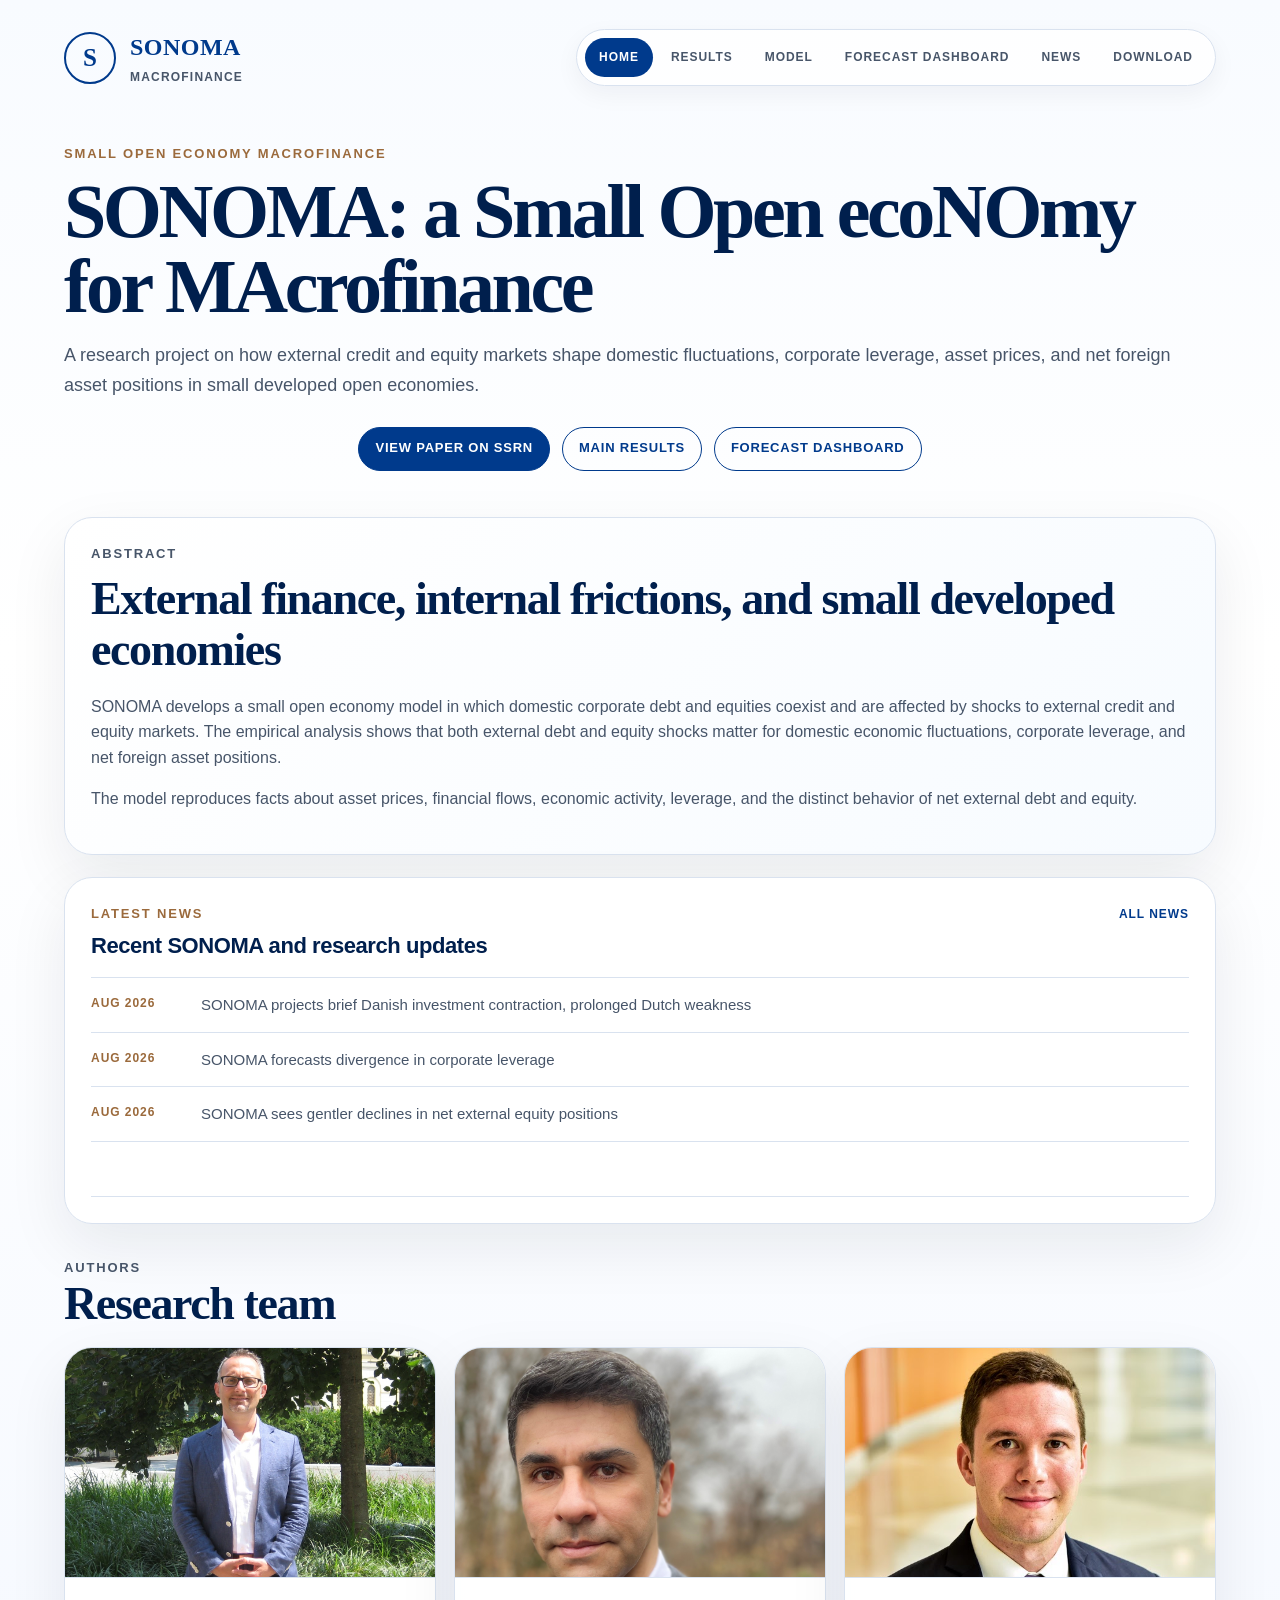
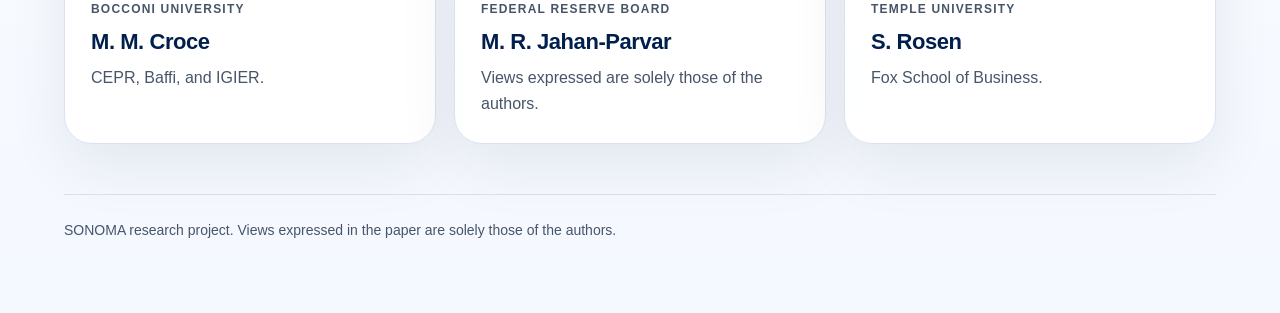
<file: index.html>
<!doctype html>
<html lang="en">
<head>
  <meta charset="utf-8">
  <meta name="viewport" content="width=device-width, initial-scale=1">
  <title>SONOMA | Small Open Economy Macrofinance</title>
  <meta name="description" content="SONOMA: a Small Open ecoNOmy for MAcrofinance.">
  <link rel="icon" type="image/png" href="assets/favicon.png">
  <link rel="shortcut icon" href="assets/favicon.ico">
  <link rel="stylesheet" href="styles.css">
</head>
<body>
  <main class="site-page">
    <header class="page-header">
      <a class="brand" href="index.html" aria-label="SONOMA home">
        <span class="brand-mark">S</span>
        <span><span class="brand-name">SONOMA</span><span class="brand-subtitle">Macrofinance</span></span>
      </a>
      <nav class="page-nav" aria-label="SONOMA pages">
        <a href="index.html" aria-current="page">Home</a>
        <a href="results/index.html">Results</a>
        <a href="model/index.html">Model</a>
        <a href="plots/index.html">Forecast Dashboard</a>
        <a href="news/index.html">News</a>
        <a href="downloads/index.html">Download</a>
      </nav>
    </header>

    <section class="hero hero-full">
      <div class="hero-copy">
        <p class="eyebrow">Small open economy macrofinance</p>
        <h1>SONOMA: a Small Open ecoNOmy for MAcrofinance</h1>
        <p class="intro">A research project on how external credit and equity markets shape domestic fluctuations, corporate leverage, asset prices, and net foreign asset positions in small developed open economies.</p>
        <div class="button-row">
          <a class="button primary" href="https://papers.ssrn.com/sol3/papers.cfm?abstract_id=3288963">View Paper on SSRN</a>
          <a class="button" href="results/index.html">Main Results</a>
          <a class="button" href="https://sonoma-policy-forecasts.streamlit.app/" target="_blank" rel="noopener">Forecast Dashboard</a>
        </div>
      </div>
    </section>

    <section class="section">
      <div class="home-overview">
        <article class="callout abstract-card">
          <p class="eyebrow">Abstract</p>
          <h2>External finance, internal frictions, and small developed economies</h2>
          <p>SONOMA develops a small open economy model in which domestic corporate debt and equities coexist and are affected by shocks to external credit and equity markets. The empirical analysis shows that both external debt and equity shocks matter for domestic economic fluctuations, corporate leverage, and net foreign asset positions.</p>
          <p>The model reproduces facts about asset prices, financial flows, economic activity, leverage, and the distinct behavior of net external debt and equity.</p>
        </article>
        <aside class="latest-news" aria-labelledby="latest-news-title">
          <div class="latest-news-head">
            <p class="eyebrow">Latest news</p>
            <a href="news/index.html">All news</a>
          </div>
          <h3 id="latest-news-title">Recent SONOMA and research updates</h3>
          <div class="news-mini-list">
            <a class="news-mini" href="news/index.html#sonoma-denmark-netherlands-investment-2025-q3">
              <time datetime="2026-08">Aug 2026</time>
              <span>SONOMA projects brief Danish investment contraction, prolonged Dutch weakness</span>
            </a>
            <a class="news-mini" href="news/index.html#sonoma-sweden-corporate-leverage-2025-q3">
              <time datetime="2026-08">Aug 2026</time>
              <span>SONOMA forecasts divergence in corporate leverage</span>
            </a>
            <a class="news-mini" href="news/index.html#sonoma-denmark-external-equity-2025-q3">
              <time datetime="2026-08">Aug 2026</time>
              <span>SONOMA sees gentler declines in net external equity positions</span>
            </a>


            <div class="news-mini" aria-hidden="true"><span>&nbsp;</span><span></span></div>
          </div>
        </aside>
      </div>
    </section>

    <section class="section">
      <div class="section-head"><div><p class="eyebrow">Authors</p><h2>Research team</h2></div></div>
      <div class="grid-3">
        <article class="card author-card">
          <img class="author-photo" src="assets/authors/max-croce.jpg" alt="M. M. Croce">
          <p class="meta">Bocconi University</p>
          <h3>M. M. Croce</h3>
          <p>CEPR, Baffi, and IGIER.</p>
        </article>
        <article class="card author-card">
          <img class="author-photo" src="assets/authors/mohammad-jahan-parvar.png" alt="M. R. Jahan-Parvar">
          <p class="meta">Federal Reserve Board</p>
          <h3>M. R. Jahan-Parvar</h3>
          <p>Views expressed are solely those of the authors.</p>
        </article>
        <article class="card author-card">
          <img class="author-photo" src="assets/authors/sam-rosen.jpg" alt="S. Rosen">
          <p class="meta">Temple University</p>
          <h3>S. Rosen</h3>
          <p>Fox School of Business.</p>
        </article>
      </div>
    </section>

    <footer class="footer">SONOMA research project. Views expressed in the paper are solely those of the authors.</footer>
  </main>
</body>
</html>
</file>
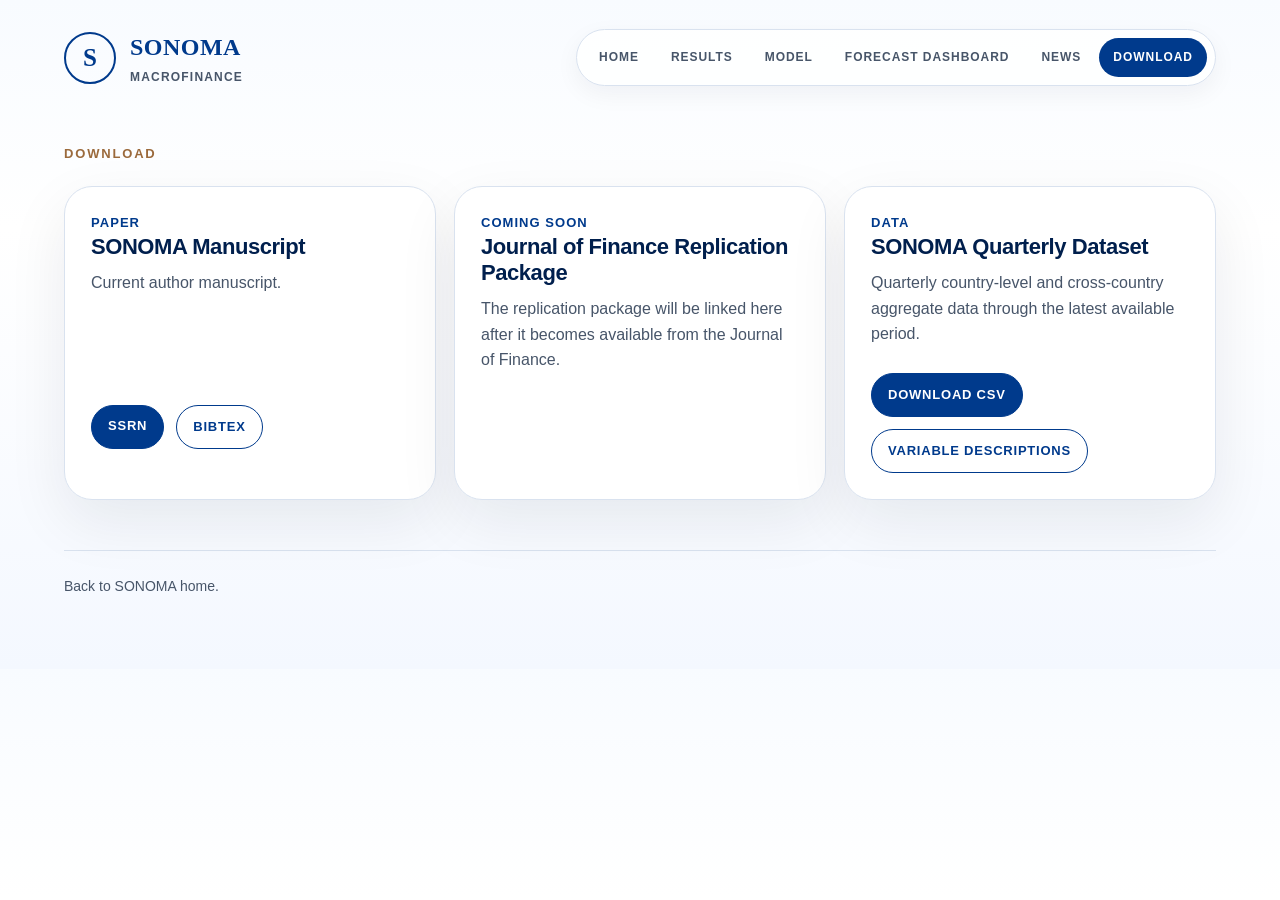
<file: downloads/index.html>
<!doctype html>
<html lang="en">
<head><meta charset="utf-8"><meta name="viewport" content="width=device-width, initial-scale=1"><title>Download | SONOMA</title><link rel="icon" type="image/png" href="../assets/favicon.png"><link rel="shortcut icon" href="../assets/favicon.ico"><link rel="stylesheet" href="../styles.css"></head>
<body><main class="site-page">
  <header class="page-header"><a class="brand" href="../index.html"><span class="brand-mark">S</span><span><span class="brand-name">SONOMA</span><span class="brand-subtitle">Macrofinance</span></span></a><nav class="page-nav"><a href="../index.html">Home</a><a href="../results/index.html">Results</a><a href="../model/index.html">Model</a><a href="../plots/index.html">Forecast Dashboard</a><a href="../news/index.html">News</a><a href="index.html" aria-current="page">Download</a></nav></header>
  <section class="hero hero-full downloads-hero"><div class="hero-copy"><p class="eyebrow">Download</p></div></section>
  <section class="section downloads-section"><div class="grid-3 downloads-grid">
    <article class="download-card"><span class="label">Paper</span><h3>SONOMA Manuscript</h3><p>Current author manuscript.</p><div class="button-row"><a class="button primary" href="https://papers.ssrn.com/sol3/papers.cfm?abstract_id=3288963" target="_blank" rel="noopener noreferrer">SSRN</a><button class="button" id="copy-bibtex" type="button">BibTeX</button></div><span class="copy-feedback" id="bibtex-feedback" role="status" aria-live="polite"></span></article>
    <article class="download-card"><span class="label">Coming Soon</span><h3>Journal of Finance Replication Package</h3><p>The replication package will be linked here after it becomes available from the Journal of Finance.</p></article>
    <article class="download-card"><span class="label">Data</span><h3>SONOMA Quarterly Dataset</h3><p>Quarterly country-level and cross-country aggregate data through the latest available period.</p><div class="button-row"><a class="button primary" href="../data/sonoma_country_quarterly_2025Q3.csv" target="_blank" rel="noopener noreferrer">Download CSV</a><a class="button" href="../data/README.md" target="_blank" rel="noopener noreferrer">Variable descriptions</a></div></article>
  </div></section>
  <footer class="footer">Back to <a href="../index.html">SONOMA home</a>.</footer>
</main>
<script>
  (() => {
    const citation = `@article{CroceEtAl2026SONOMA,
  title = {SONOMA: a Small Open ecoNOmy for MAcrofinance},
  author = {Croce, M. M. and Jahan-Parvar, M. R. and Rosen, S.},
  year = {2026},
  journal = {Journal of Finance},
  note = {Forthcoming}
}`;
    const button = document.getElementById("copy-bibtex");
    const feedback = document.getElementById("bibtex-feedback");

    const copyCitation = async () => {
      if (navigator.clipboard && window.isSecureContext) {
        await navigator.clipboard.writeText(citation);
        return;
      }

      const textarea = document.createElement("textarea");
      textarea.value = citation;
      textarea.setAttribute("readonly", "");
      textarea.style.position = "fixed";
      textarea.style.opacity = "0";
      document.body.appendChild(textarea);
      textarea.select();
      const copied = document.execCommand("copy");
      textarea.remove();
      if (!copied) throw new Error("Clipboard copy failed");
    };

    button.addEventListener("click", async () => {
      try {
        await copyCitation();
        button.textContent = "Copied";
        feedback.textContent = "BibTeX copied";
        window.setTimeout(() => {
          button.textContent = "BibTeX";
          feedback.textContent = "";
        }, 2500);
      } catch (error) {
        feedback.textContent = "Copy failed";
      }
    });
  })();
</script>
</body></html>
</file>
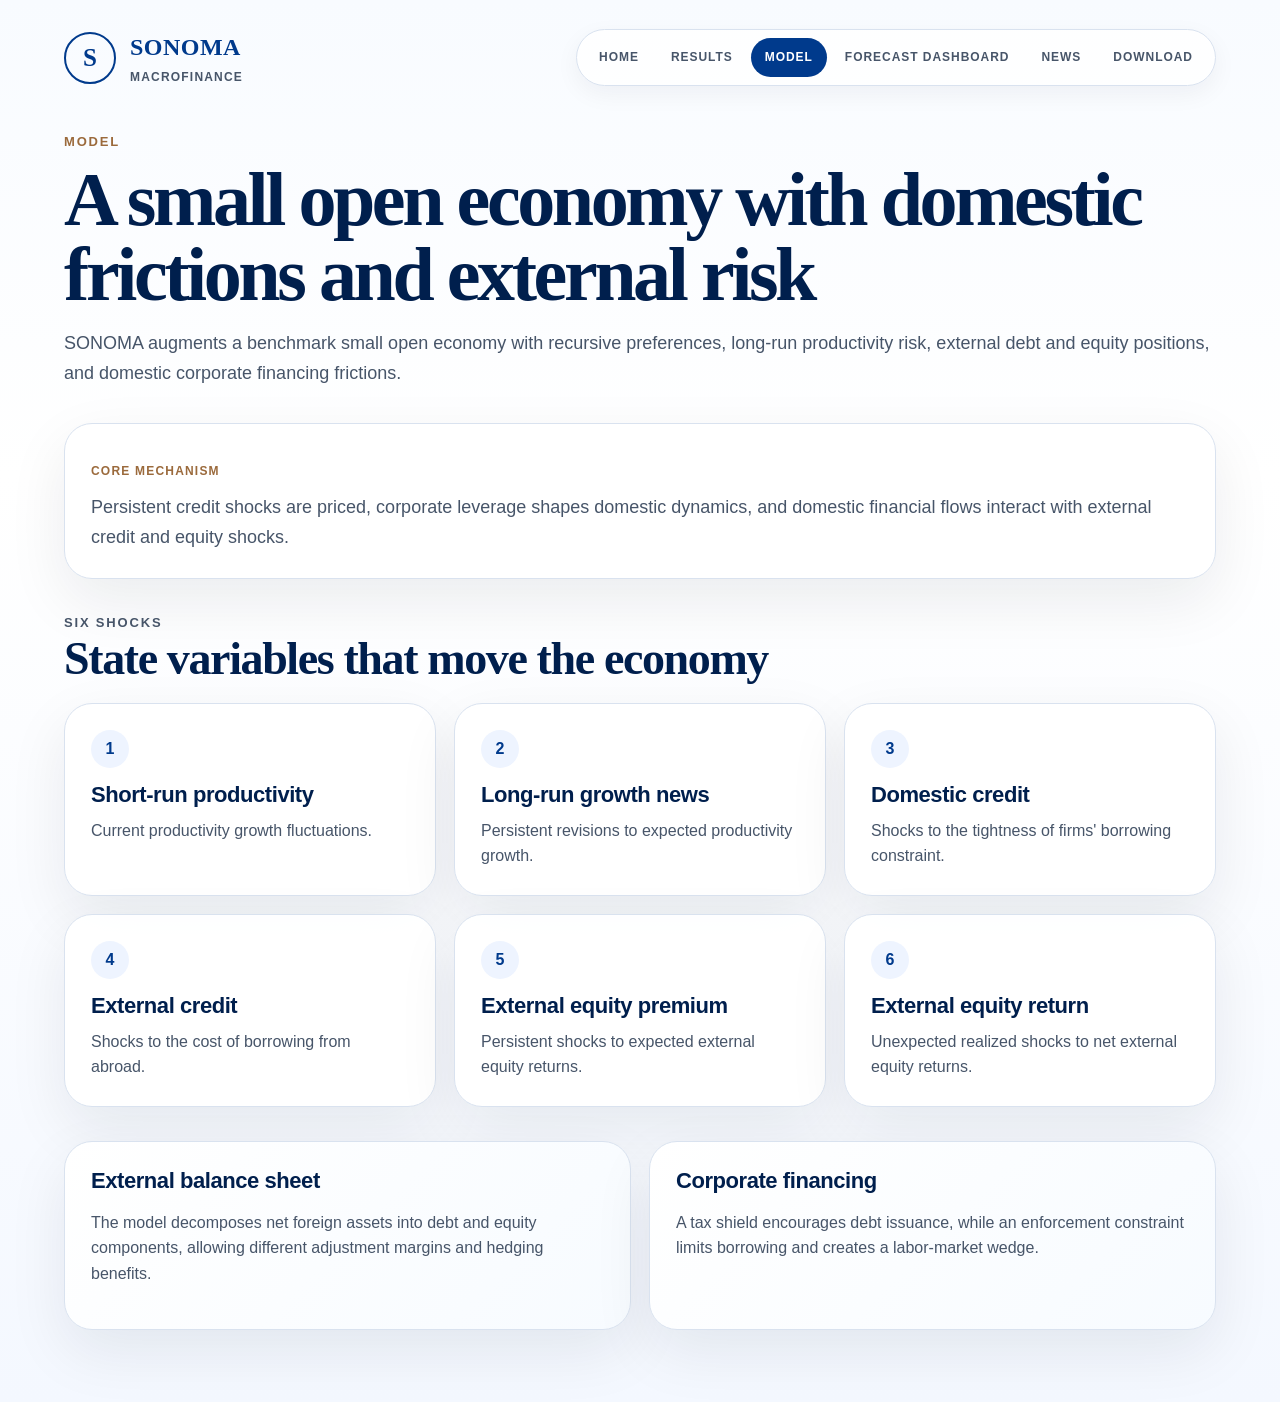
<file: model/index.html>
<!doctype html>
<html lang="en">
<head><meta charset="utf-8"><meta name="viewport" content="width=device-width, initial-scale=1"><title>Model | SONOMA</title><link rel="icon" type="image/png" href="../assets/favicon.png"><link rel="shortcut icon" href="../assets/favicon.ico"><link rel="stylesheet" href="../styles.css"></head>
<body>
  <main class="site-page">
    <header class="page-header"><a class="brand" href="../index.html"><span class="brand-mark">S</span><span><span class="brand-name">SONOMA</span><span class="brand-subtitle">Macrofinance</span></span></a><nav class="page-nav"><a href="../index.html">Home</a><a href="../results/index.html">Results</a><a href="index.html" aria-current="page">Model</a><a href="../plots/index.html">Forecast Dashboard</a><a href="../news/index.html">News</a><a href="../downloads/index.html">Download</a></nav></header>
    <section class="model-intro">
      <p class="eyebrow">Model</p>
      <h1>A small open economy with domestic frictions and external risk</h1>
      <p class="intro">SONOMA augments a benchmark small open economy with recursive preferences, long-run productivity risk, external debt and equity positions, and domestic corporate financing frictions.</p>
    </section>
    <section class="section">
      <article class="hero-panel model-core-card">
        <p class="meta">Core mechanism</p>
        <p>Persistent credit shocks are priced, corporate leverage shapes domestic dynamics, and domestic financial flows interact with external credit and equity shocks.</p>
      </article>
    </section>
    <section class="section"><div class="section-head"><div><p class="eyebrow">Six shocks</p><h2>State variables that move the economy</h2></div></div><div class="grid-3">
      <article class="card"><span class="shock-number">1</span><h3>Short-run productivity</h3><p>Current productivity growth fluctuations.</p></article>
      <article class="card"><span class="shock-number">2</span><h3>Long-run growth news</h3><p>Persistent revisions to expected productivity growth.</p></article>
      <article class="card"><span class="shock-number">3</span><h3>Domestic credit</h3><p>Shocks to the tightness of firms' borrowing constraint.</p></article>
      <article class="card"><span class="shock-number">4</span><h3>External credit</h3><p>Shocks to the cost of borrowing from abroad.</p></article>
      <article class="card"><span class="shock-number">5</span><h3>External equity premium</h3><p>Persistent shocks to expected external equity returns.</p></article>
      <article class="card"><span class="shock-number">6</span><h3>External equity return</h3><p>Unexpected realized shocks to net external equity returns.</p></article>
    </div></section>
    <section class="section"><div class="grid-2"><article class="callout"><h3>External balance sheet</h3><p>The model decomposes net foreign assets into debt and equity components, allowing different adjustment margins and hedging benefits.</p></article><article class="callout"><h3>Corporate financing</h3><p>A tax shield encourages debt issuance, while an enforcement constraint limits borrowing and creates a labor-market wedge.</p></article></div></section>
  </main>
</body></html>
</file>
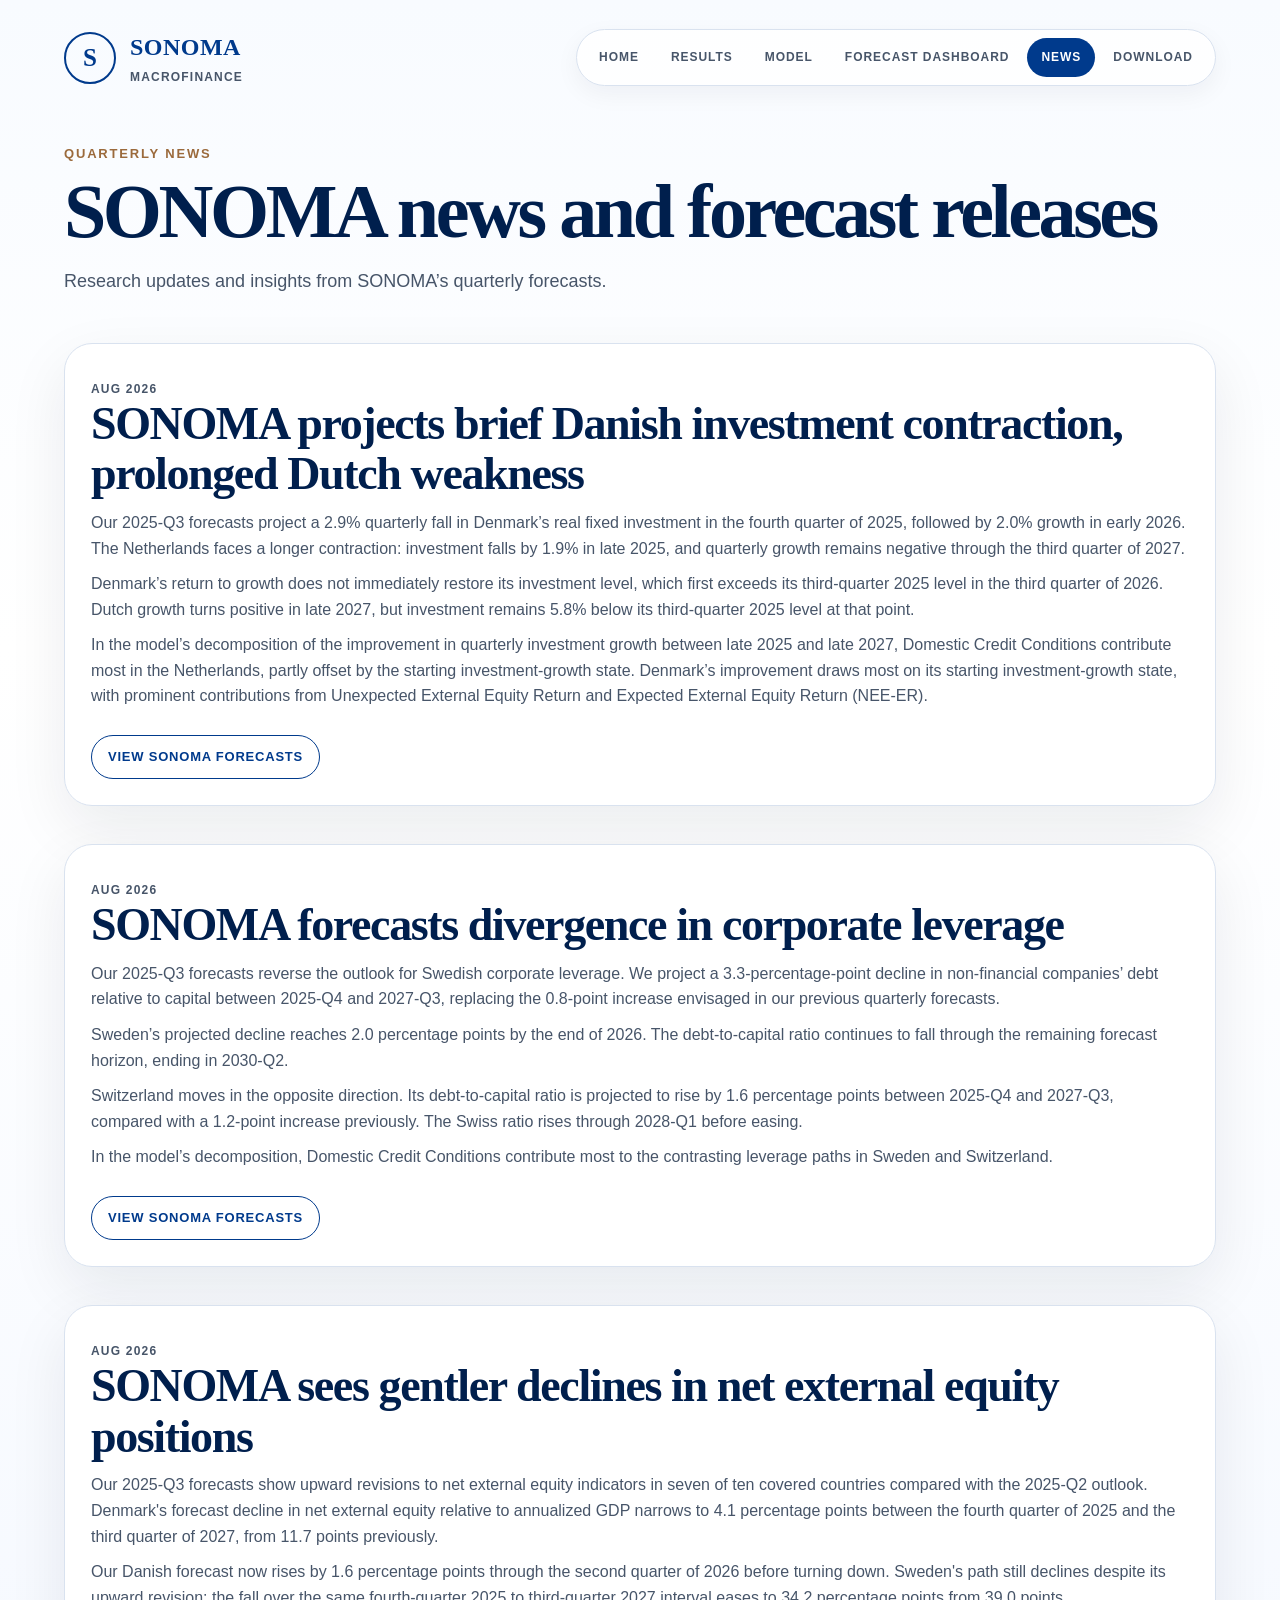
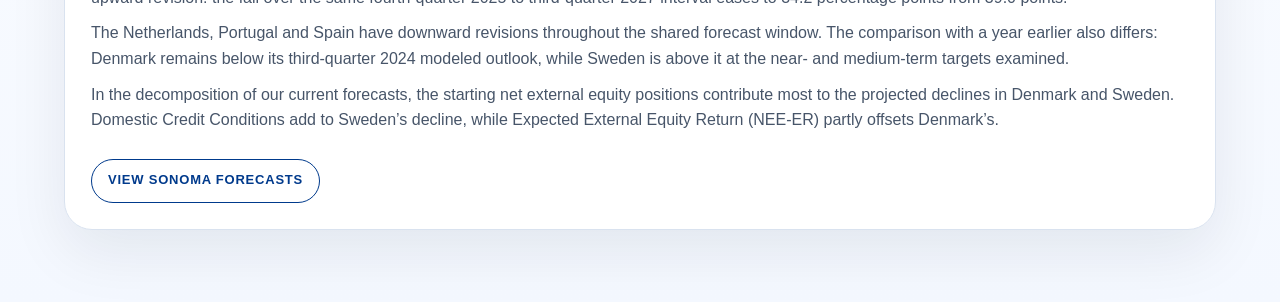
<file: news/index.html>
<!doctype html>
<html lang="en">
<head><meta charset="utf-8"><meta name="viewport" content="width=device-width, initial-scale=1"><title>News | SONOMA</title><link rel="icon" type="image/png" href="../assets/favicon.png"><link rel="shortcut icon" href="../assets/favicon.ico"><link rel="stylesheet" href="../styles.css"></head>
<body><main class="site-page">
  <header class="page-header"><a class="brand" href="../index.html"><span class="brand-mark">S</span><span><span class="brand-name">SONOMA</span><span class="brand-subtitle">Macrofinance</span></span></a><nav class="page-nav"><a href="../index.html">Home</a><a href="../results/index.html">Results</a><a href="../model/index.html">Model</a><a href="../plots/index.html">Forecast Dashboard</a><a href="index.html" aria-current="page">News</a><a href="../downloads/index.html">Download</a></nav></header>
  <section class="hero hero-full"><div class="hero-copy"><p class="eyebrow">Quarterly news</p><h1>SONOMA news and forecast releases</h1><p class="intro">Research updates and insights from SONOMA’s quarterly forecasts.</p></div></section>
  <section class="section" aria-label="Forecast news">
    <div id="news-list" class="results-list"><p>News could not be loaded. Please reload this page.</p></div>
    <noscript><p>Enable JavaScript to read the news articles.</p></noscript>
  </section>
</main><script src="data/news.js"></script><script src="news.js"></script></body></html>
</file>
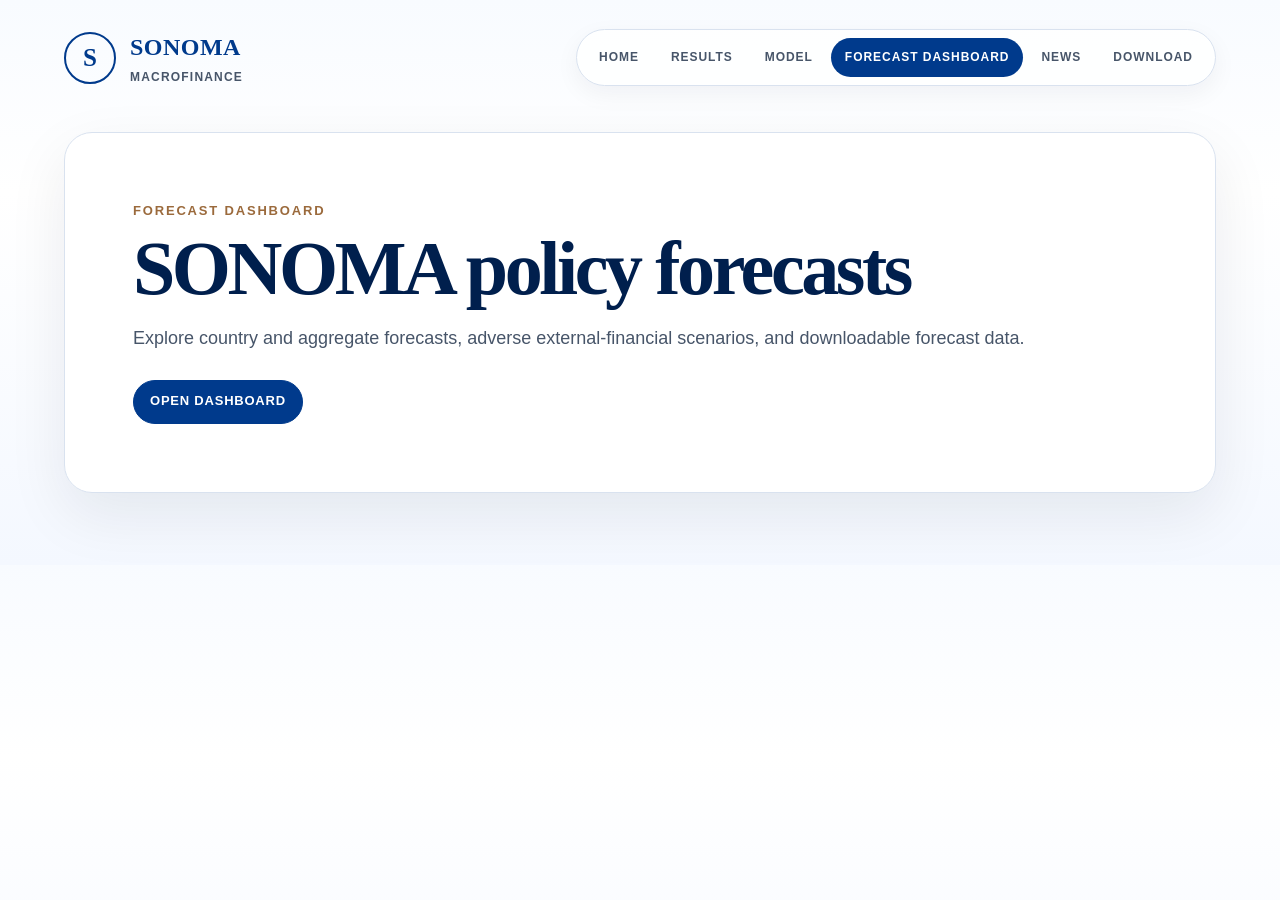
<file: plots/index.html>
<!doctype html>
<html lang="en">
<head><meta charset="utf-8"><meta name="viewport" content="width=device-width, initial-scale=1"><title>Forecast Dashboard | SONOMA</title><link rel="icon" type="image/png" href="../assets/favicon.png"><link rel="shortcut icon" href="../assets/favicon.ico"><link rel="stylesheet" href="../styles.css"></head>
<body><main class="site-page">
  <header class="page-header"><a class="brand" href="../index.html"><span class="brand-mark">S</span><span><span class="brand-name">SONOMA</span><span class="brand-subtitle">Macrofinance</span></span></a><nav class="page-nav"><a href="../index.html">Home</a><a href="../results/index.html">Results</a><a href="../model/index.html">Model</a><a href="index.html" aria-current="page">Forecast Dashboard</a><a href="../news/index.html">News</a><a href="../downloads/index.html">Download</a></nav></header>
  <section class="dashboard-launch dashboard-launch-unified" aria-labelledby="dashboard-title">
    <div class="dashboard-card dashboard-card-unified">
      <p class="eyebrow">Forecast dashboard</p>
      <h1 id="dashboard-title">SONOMA policy forecasts</h1>
      <p class="intro">Explore country and aggregate forecasts, adverse external-financial scenarios, and downloadable forecast data.</p>
      <div class="button-row">
        <a class="button primary" href="https://sonoma-policy-forecasts.streamlit.app/" target="_blank" rel="noopener">Open Dashboard</a>
      </div>
    </div>
  </section>
</main></body></html>
</file>
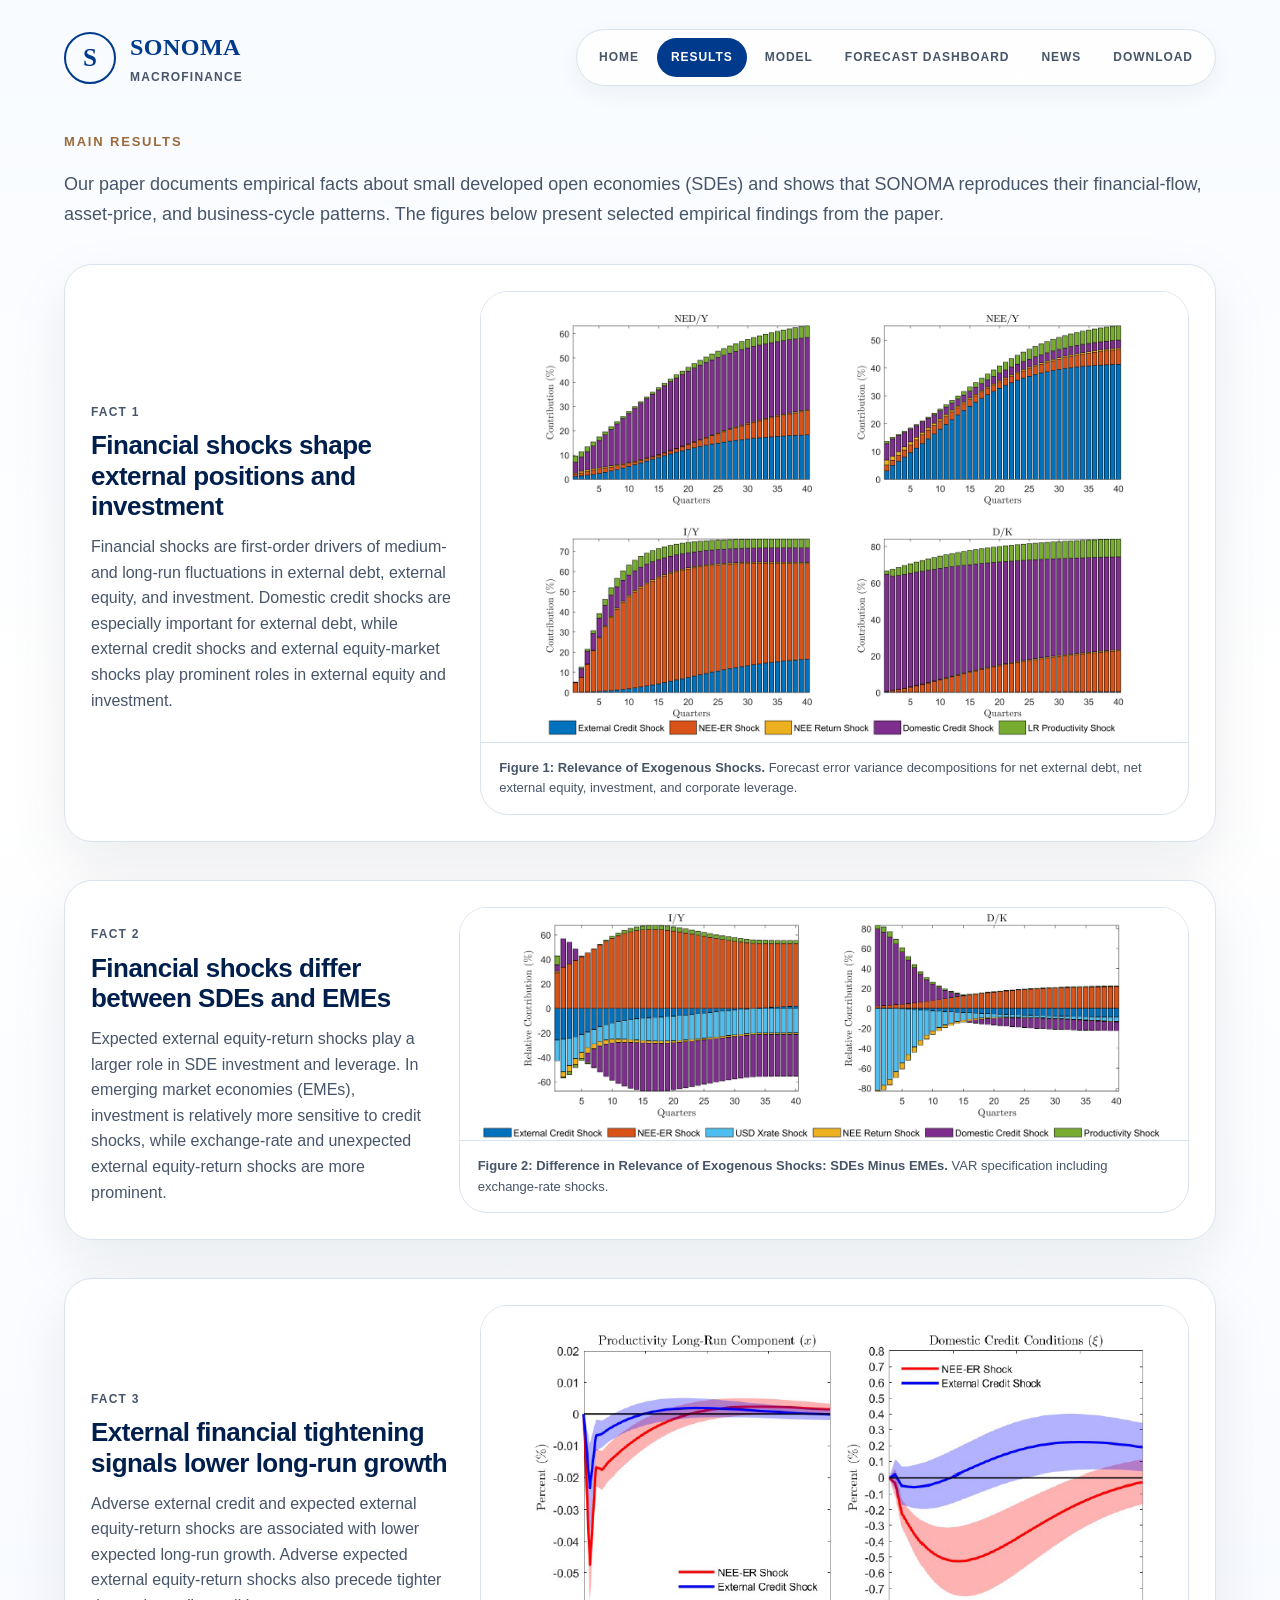
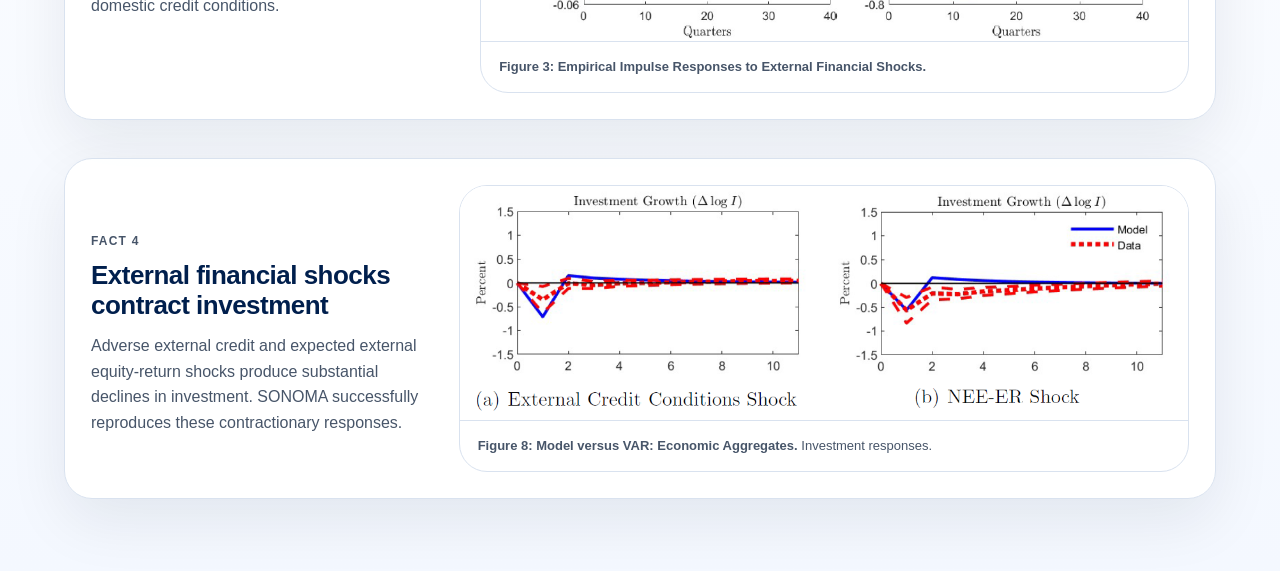
<file: results/index.html>
<!doctype html>
<html lang="en">
<head>
  <meta charset="utf-8">
  <meta name="viewport" content="width=device-width, initial-scale=1">
  <title>Main Results | SONOMA</title>
  <link rel="icon" type="image/png" href="../assets/favicon.png">
  <link rel="shortcut icon" href="../assets/favicon.ico">
  <link rel="stylesheet" href="../styles.css">
</head>
<body>
  <main class="site-page">
    <header class="page-header">
      <a class="brand" href="../index.html"><span class="brand-mark">S</span><span><span class="brand-name">SONOMA</span><span class="brand-subtitle">Macrofinance</span></span></a>
      <nav class="page-nav" aria-label="SONOMA pages">
        <a href="../index.html">Home</a><a href="index.html" aria-current="page">Results</a><a href="../model/index.html">Model</a><a href="../plots/index.html">Forecast Dashboard</a><a href="../news/index.html">News</a><a href="../downloads/index.html">Download</a>
      </nav>
    </header>
    <section class="results-intro"><p class="eyebrow">Main results</p><p class="intro">Our paper documents empirical facts about small developed open economies (SDEs) and shows that SONOMA reproduces their financial-flow, asset-price, and business-cycle patterns. The figures below present selected empirical findings from the paper.</p></section>
    <section class="section results-list">
      <article class="card result-fact-card">
        <div class="result-fact-copy"><p class="meta">Fact 1</p><h3>Financial shocks shape external positions and investment</h3><p>Financial shocks are first-order drivers of medium- and long-run fluctuations in external debt, external equity, and investment. Domestic credit shocks are especially important for external debt, while external credit shocks and external equity-market shocks play prominent roles in external equity and investment.</p></div>
        <figure class="figure-card"><img src="../assets/figures/paper-figure-1-relevance-exogenous-shocks.png" alt="Paper Figure 1 forecast error variance decomposition bars"><figcaption><strong>Figure 1: Relevance of Exogenous Shocks.</strong> <span style="font-weight: 400;">Forecast error variance decompositions for net external debt, net external equity, investment, and corporate leverage.</span></figcaption></figure>
      </article>
      <article class="card result-fact-card result-side-figure">
        <div class="result-fact-copy"><p class="meta">Fact 2</p><h3>Financial shocks differ between SDEs and EMEs</h3><p>Expected external equity-return shocks play a larger role in SDE investment and leverage. In emerging market economies (EMEs), investment is relatively more sensitive to credit shocks, while exchange-rate and unexpected external equity-return shocks are more prominent.</p></div>
        <figure class="figure-card result-figure-side"><img src="../assets/figures/paper-figure-2-sde-eme-differences.png" alt="Paper Figure 2 SDE minus EME shock relevance differences"><figcaption><strong>Figure 2: Difference in Relevance of Exogenous Shocks: SDEs Minus EMEs.</strong> <span style="font-weight: 400;">VAR specification including exchange-rate shocks.</span></figcaption></figure>
      </article>
      <article class="card result-fact-card">
        <div class="result-fact-copy"><p class="meta">Fact 3</p><h3>External financial tightening signals lower long-run growth</h3><p>Adverse external credit and expected external equity-return shocks are associated with lower expected long-run growth. Adverse expected external equity-return shocks also precede tighter domestic credit conditions.</p></div>
        <figure class="figure-card result-figure-wide"><img src="../assets/figures/paper-figure-3-external-financial-shocks.png" alt="Paper Figure 3 impulse responses to external financial shocks"><figcaption><strong>Figure 3: Empirical Impulse Responses to External Financial Shocks.</strong></figcaption></figure>
      </article>
      <article class="card result-fact-card result-side-figure">
        <div class="result-fact-copy"><p class="meta">Fact 4</p><h3>External financial shocks contract investment</h3><p>Adverse external credit and expected external equity-return shocks produce substantial declines in investment. SONOMA successfully reproduces these contractionary responses.</p></div>
        <figure class="figure-card result-figure-side"><img src="../assets/figures/figure-8-investment-horizontal.svg" alt="Model and data investment-growth responses: external credit conditions shock on the left and NEE-ER shock on the right"><figcaption><strong>Figure 8: Model versus VAR: Economic Aggregates.</strong> <span style="font-weight: 400;">Investment responses.</span></figcaption></figure>
      </article>
    </section>
  </main>
</body>
</html>
</file>
<file: styles.css>
:root {
  --blue: #003a8c;
  --blue-dark: #001f4d;
  --blue-soft: #eef4ff;
  --green: #1f7a3f;
  --ink: #0f172a;
  --muted: #475569;
  --line: #d9e2ef;
  --paper: #ffffff;
  --accent: #9b6a3c;
  --accent-soft: #f7efe6;
  --bg: linear-gradient(180deg, #f8fbff 0%, #ffffff 34%, #f4f8ff 100%);
  --shadow: 0 22px 60px rgba(15, 23, 42, 0.08);
}

* { box-sizing: border-box; }
html { scroll-behavior: smooth; }
body {
  margin: 0;
  font-family: "Avenir Next", "Avenir Next LT Pro", -apple-system, BlinkMacSystemFont, "Segoe UI", Arial, sans-serif;
  color: var(--ink);
  background: var(--bg);
  line-height: 1.6;
}
a { color: inherit; text-decoration: none; }
img { display: block; max-width: 100%; }

.site-page { max-width: 1200px; margin: 0 auto; padding: 28px 24px 72px; }
.page-header { display: flex; justify-content: space-between; align-items: center; gap: 20px; margin-bottom: 44px; }
.brand { display: inline-flex; align-items: center; gap: 14px; color: var(--blue); }
.brand-mark { display: grid; width: 52px; height: 52px; place-items: center; border: 2px solid var(--blue); border-radius: 50%; font-family: Georgia, serif; font-size: 25px; font-weight: 700; }
.brand-name { font-family: Georgia, serif; font-size: 24px; font-weight: 700; letter-spacing: 0.02em; }
.brand-subtitle { display: block; margin-top: 2px; color: var(--muted); font-size: 12px; font-weight: 800; letter-spacing: 0.1em; text-transform: uppercase; }
.page-nav { display: inline-flex; align-items: center; gap: 4px; border: 1px solid var(--line); border-radius: 999px; padding: 8px; background: rgba(255, 255, 255, 0.88); box-shadow: 0 8px 24px rgba(15, 23, 42, 0.05); }
.page-nav a { padding: 10px 14px; border-radius: 999px; color: var(--muted); font-size: 12px; font-weight: 800; letter-spacing: 0.08em; text-transform: uppercase; white-space: nowrap; }
.page-nav a[aria-current="page"] { background: var(--blue); color: var(--paper); }

.hero { display: grid; grid-template-columns: minmax(0, 1.08fr) minmax(340px, 0.92fr); gap: 34px; align-items: end; margin-bottom: 34px; }
.hero-copy { padding: 12px 0; }
.hero-full { display: block; }
.hero-full .hero-copy { text-align: left; }
.hero-full .intro { max-width: none; margin-left: auto; margin-right: auto; }
.hero-full .button-row { justify-content: center; }
.model-intro .intro { max-width: none; }
.model-core-card { width: 100%; }
.model-core-card p:last-child { max-width: none; margin: 10px 0 0; color: var(--muted); font-size: 18px; line-height: 1.65; }
.home-overview { display: grid; grid-template-columns: minmax(0, 1fr); gap: 22px; }
.abstract-card .eyebrow { margin-bottom: 10px; }
.abstract-card h2 { margin-bottom: 18px; }
.eyebrow { margin: 0 0 10px; color: var(--accent); font-size: 13px; font-weight: 800; letter-spacing: 0.14em; text-transform: uppercase; }
h1 { margin: 0; color: var(--blue-dark); font-family: Georgia, serif; font-size: clamp(43px, 6.4vw, 76px); line-height: 0.98; letter-spacing: -0.045em; }
h2 { margin: 0; color: var(--blue-dark); font-family: Georgia, serif; font-size: clamp(28px, 3.6vw, 46px); line-height: 1.1; letter-spacing: -0.03em; }
h3 { margin: 0; color: var(--blue-dark); font-size: 22px; line-height: 1.18; letter-spacing: -0.02em; }
p { overflow-wrap: anywhere; }
.intro { max-width: 780px; margin: 18px 0 0; color: var(--muted); font-size: 18px; line-height: 1.65; }
.results-intro .intro { max-width: none; }

.hero-panel, .card, .figure-card, .callout, .download-card, .latest-news, .dashboard-card { border: 1px solid var(--line); border-radius: 28px; background: rgba(255, 255, 255, 0.96); box-shadow: var(--shadow); }
.hero-panel { padding: 26px; }
.metric-grid { display: grid; grid-template-columns: repeat(2, 1fr); gap: 14px; margin-top: 22px; }
.metric { border: 1px solid var(--line); border-radius: 20px; background: var(--paper); padding: 18px; }
.metric strong { display: block; color: var(--blue); font-size: 28px; line-height: 1; }
.metric span { display: block; margin-top: 8px; color: var(--muted); font-size: 13px; font-weight: 750; letter-spacing: 0.04em; text-transform: uppercase; }
.button-row { display: flex; flex-wrap: wrap; gap: 12px; margin-top: 26px; }
.button { display: inline-flex; align-items: center; justify-content: center; min-height: 44px; border: 1px solid var(--blue); border-radius: 999px; padding: 10px 16px; color: var(--blue); font-size: 13px; font-weight: 800; letter-spacing: 0.06em; text-transform: uppercase; }
.button.primary { background: var(--blue); color: white; }

.section { margin-top: 34px; }
.section-head { display: flex; justify-content: space-between; align-items: end; gap: 24px; margin-bottom: 18px; }
.section-head p { max-width: 620px; margin: 0; color: var(--muted); }
.grid-2, .grid-3, .grid-4 { display: grid; gap: 18px; }
.grid-2 { grid-template-columns: repeat(2, minmax(0, 1fr)); }
.grid-3 { grid-template-columns: repeat(3, minmax(0, 1fr)); }
.grid-4 { grid-template-columns: repeat(4, minmax(0, 1fr)); }
.card, .download-card { padding: 26px; }
.card p, .download-card p { margin: 10px 0 0; color: var(--muted); }
.meta { color: var(--accent); font-size: 12px; font-weight: 800; letter-spacing: 0.1em; text-transform: uppercase; }
.author-card { min-height: 150px; overflow: hidden; }
.author-card h3 { margin-top: 10px; }
.author-photo { width: calc(100% + 52px); max-width: none; height: 230px; margin: -26px -26px 22px; object-fit: cover; object-position: center top; border-bottom: 1px solid var(--line); }
.latest-news { padding: 26px; }
.results-list { display: grid; gap: 38px; }
.result-fact-card { display: grid; grid-template-columns: minmax(250px, 0.34fr) minmax(0, 0.66fr); gap: 24px; align-items: center; padding: 26px; }
.result-fact-card .figure-card { box-shadow: none; }
.result-fact-card .figure-card figcaption { font-size: 13px; }
.result-fact-card .figure-card img { width: 100%; max-height: 460px; object-fit: contain; background: #fff; }
.result-fact-card .result-figure-wide img { max-height: 520px; }
.result-fact-card .result-figure-extra-wide img { max-height: 620px; }
.result-fact-copy p:last-child { margin: 12px 0 0; color: var(--muted); }
.result-fact-copy h3 { margin-top: 8px; font-size: 26px; }
.result-fact-card:nth-child(even) .result-fact-copy { order: 2; }
.result-fact-card:nth-child(even) .figure-card { order: 1; }
.result-fact-card.figure-dominant { grid-template-columns: 1fr; }
.result-fact-card.figure-dominant .result-fact-copy, .result-fact-card.figure-dominant .figure-card { order: initial; }
.result-fact-card.result-side-figure { grid-template-columns: minmax(250px, 0.32fr) minmax(0, 0.68fr); }
.result-fact-card.result-side-figure .result-fact-copy { order: 1; }
.result-fact-card.result-side-figure .figure-card { order: 2; }
.result-fact-card .result-figure-side img { max-height: 440px; }
.latest-news-head { display: flex; justify-content: space-between; align-items: center; gap: 16px; margin-bottom: 8px; }
.latest-news-head .eyebrow { margin: 0; }
.latest-news-head a { color: var(--blue); font-size: 12px; font-weight: 850; letter-spacing: 0.08em; text-transform: uppercase; }
.news-mini-list { display: grid; gap: 0; margin-top: 18px; border-top: 1px solid var(--line); }
.news-mini { display: grid; grid-template-columns: 92px 1fr; gap: 18px; padding: 16px 0; border-bottom: 1px solid var(--line); }
.news-mini time { color: var(--accent); font-size: 12px; font-weight: 850; letter-spacing: 0.08em; text-transform: uppercase; }
.news-mini span { color: var(--muted); font-size: 15px; line-height: 1.45; }
.figure-card { overflow: hidden; margin: 0; }
.figure-card img { width: 100%; background: white; }
.figure-card figcaption { border-top: 1px solid var(--line); padding: 15px 18px; color: var(--muted); font-size: 14px; font-weight: 700; }
.split { display: grid; grid-template-columns: 0.94fr 1.06fr; gap: 22px; align-items: start; }
.callout { padding: 26px; background: linear-gradient(135deg, #ffffff, #f7fbff); }
.callout p { color: var(--muted); }
.shock-number { display: grid; width: 38px; height: 38px; place-items: center; margin-bottom: 14px; border-radius: 999px; background: var(--blue-soft); color: var(--blue); font-weight: 850; }
.download-card { display: block; min-height: 158px; }
.citation-card { grid-column: span 2; min-width: 0; }
.citation-card .bibtex { margin-bottom: 0; white-space: pre-wrap; overflow-wrap: anywhere; }
.downloads-hero { margin-bottom: 0; }
.downloads-hero .hero-copy { padding-bottom: 0; }
.downloads-section { margin-top: 22px; }
.downloads-grid .download-card { display: flex; min-height: 250px; flex-direction: column; }
.downloads-grid .button-row { margin-top: auto; padding-top: 26px; }
.downloads-grid button.button { cursor: pointer; background: transparent; font-family: inherit; }
.copy-feedback { min-height: 1.2em; margin-top: 10px; color: var(--accent); font-size: 12px; font-weight: 800; letter-spacing: 0.06em; text-transform: uppercase; }
.dashboard-launch { display: grid; grid-template-columns: minmax(0, 0.95fr) minmax(340px, 1.05fr); gap: 34px; align-items: center; min-height: calc(100vh - 150px); }
.dashboard-card { padding: 34px; }
.dashboard-card h2 { margin-top: 10px; }
.dashboard-card p { color: var(--muted); }
.dashboard-launch-unified { display: block; width: 100%; min-height: auto; }
.dashboard-card-unified { width: 100%; max-width: none; margin-inline: auto; padding: clamp(36px, 6vw, 68px); }
.dashboard-card-unified .eyebrow { color: var(--accent); }
.dashboard-card-unified .intro { max-width: none; }
.download-card .label { color: var(--blue); font-size: 13px; font-weight: 850; letter-spacing: 0.08em; text-transform: uppercase; }
.bibtex { overflow-x: auto; border: 1px solid var(--line); border-radius: 22px; background: #101723; color: #e7edf4; padding: 20px; }
.footer { margin-top: 50px; border-top: 1px solid var(--line); padding-top: 24px; color: var(--muted); font-size: 14px; }

@media (max-width: 980px) {
  .page-header, .hero, .split, .dashboard-launch { grid-template-columns: 1fr; }
  .page-header { display: grid; justify-content: stretch; }
  .page-nav { justify-content: center; flex-wrap: wrap; border-radius: 24px; }
  .grid-2, .grid-3, .grid-4 { grid-template-columns: 1fr; }
  .citation-card { grid-column: auto; }
  .result-fact-card { grid-template-columns: 1fr; }
  .result-fact-card.result-side-figure { grid-template-columns: 1fr; }
  .result-fact-card:nth-child(even) .result-fact-copy, .result-fact-card:nth-child(even) .figure-card { order: initial; }
  .dashboard-launch { min-height: auto; }
}

@media (max-width: 640px) {
  .site-page { padding: 20px 16px 52px; }
  .brand { justify-content: center; }
  .brand-name { font-size: 20px; }
  .page-nav a { flex: 1 1 auto; text-align: center; }
  .metric-grid { grid-template-columns: 1fr; }
  .button-row { flex-direction: column; }
  .button { width: 100%; }
}
</file>
